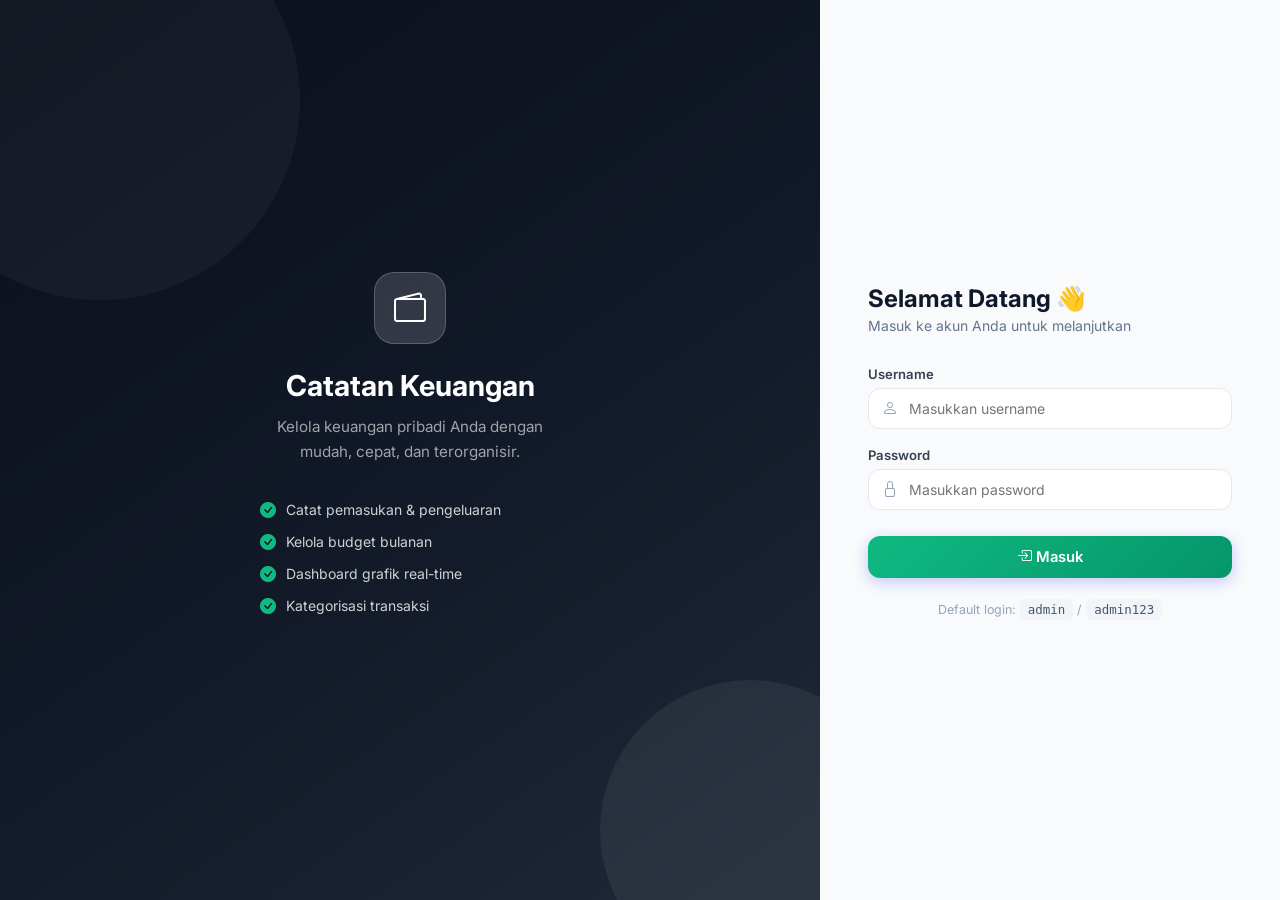
<file: target/classes/static/login.html>
<!DOCTYPE html>
<html lang="id">
<head>
    <meta charset="UTF-8">
    <meta name="viewport" content="width=device-width, initial-scale=1.0">
    <title>Login — Catatan Keuangan</title>
    <link href="https://cdn.jsdelivr.net/npm/bootstrap-icons@1.10.5/font/bootstrap-icons.css" rel="stylesheet">
    <link href="https://fonts.googleapis.com/css2?family=Inter:wght@300;400;500;600;700&display=swap" rel="stylesheet">
    <style>
        * { box-sizing: border-box; margin: 0; padding: 0; }
        body { font-family: 'Inter', sans-serif; min-height: 100vh; display: flex; }

        .left-panel {
            flex: 1;
            background: linear-gradient(145deg, #0a0f1a 0%, #111827 50%, #1f2937 100%);
            display: flex; flex-direction: column;
            justify-content: center; align-items: center;
            padding: 48px;
            position: relative; overflow: hidden;
        }

        .left-panel::before {
            content: '';
            position: absolute; width: 400px; height: 400px;
            border-radius: 50%;
            background: rgba(255,255,255,0.04);
            top: -100px; left: -100px;
        }
        .left-panel::after {
            content: '';
            position: absolute; width: 300px; height: 300px;
            border-radius: 50%;
            background: rgba(255,255,255,0.06);
            bottom: -80px; right: -80px;
        }

        .left-content { position: relative; z-index: 1; text-align: center; }

        .brand-icon {
            width: 72px; height: 72px;
            background: rgba(255,255,255,0.15);
            border-radius: 20px;
            display: flex; align-items: center; justify-content: center;
            font-size: 2rem; color: white;
            margin: 0 auto 24px;
            backdrop-filter: blur(10px);
            border: 1px solid rgba(255,255,255,0.2);
        }

        .left-content h2 { color: white; font-weight: 700; font-size: 1.8rem; margin-bottom: 12px; }
        .left-content p  { color: rgba(255,255,255,0.6); font-size: 0.95rem; line-height: 1.6; max-width: 300px; }

        .feature-list { margin-top: 36px; text-align: left; }
        .feature-item {
            display: flex; align-items: center; gap: 10px;
            color: rgba(255,255,255,0.8);
            font-size: 0.875rem;
            margin-bottom: 12px;
        }
        .feature-item i { color: #10b981; font-size: 1rem; }

        .right-panel {
            width: 460px;
            background: #f8fafc;
            display: flex; align-items: center; justify-content: center;
            padding: 48px;
        }

        .login-box { width: 100%; }

        .login-box h3 { font-size: 1.5rem; font-weight: 700; color: #0f172a; margin-bottom: 4px; }
        .login-box p  { color: #64748b; font-size: 0.875rem; margin-bottom: 32px; }

        .form-group { margin-bottom: 18px; }
        .form-group label { display: block; font-size: 0.82rem; font-weight: 600; color: #374151; margin-bottom: 6px; }

        .input-wrap { position: relative; }
        .input-wrap i {
            position: absolute; left: 14px; top: 50%;
            transform: translateY(-50%);
            color: #94a3b8; font-size: 1rem;
        }
        .input-wrap input {
            width: 100%;
            padding: 11px 14px 11px 40px;
            border: 1.5px solid #e2e8f0;
            border-radius: 12px;
            font-family: 'Inter', sans-serif;
            font-size: 0.875rem;
            color: #1e293b;
            background: white;
            transition: border-color 0.2s, box-shadow 0.2s;
            outline: none;
        }
        .input-wrap input:focus {
            border-color: #10b981;
            box-shadow: 0 0 0 3px rgba(16,185,129,0.12);
        }

        .btn-login {
            width: 100%;
            padding: 12px;
            background: linear-gradient(135deg, #10b981, #059669);
            color: white;
            border: none;
            border-radius: 12px;
            font-family: 'Inter', sans-serif;
            font-size: 0.925rem;
            font-weight: 600;
            cursor: pointer;
            transition: all 0.2s;
            box-shadow: 0 4px 14px rgba(99,102,241,0.35);
            margin-top: 8px;
        }
        .btn-login:hover {
            transform: translateY(-1px);
            box-shadow: 0 6px 20px rgba(16,185,129,0.45);
        }

        .alert-box {
            background: #fee2e2; color: #b91c1c;
            border-radius: 10px; padding: 10px 14px;
            font-size: 0.82rem; margin-bottom: 16px;
            display: none;
        }

        .hint { text-align: center; margin-top: 24px; color: #94a3b8; font-size: 0.78rem; }
        .hint span { background: #f1f5f9; padding: 3px 8px; border-radius: 6px; font-family: monospace; color: #475569; }

        @media (max-width: 768px) {
            .left-panel { display: none; }
            .right-panel { width: 100%; }
        }
    </style>
</head>
<body>
    <div class="left-panel">
        <div class="left-content">
            <div class="brand-icon"><i class="bi bi-wallet2"></i></div>
            <h2>Catatan Keuangan</h2>
            <p>Kelola keuangan pribadi Anda dengan mudah, cepat, dan terorganisir.</p>
            <div class="feature-list">
                <div class="feature-item"><i class="bi bi-check-circle-fill"></i> Catat pemasukan & pengeluaran</div>
                <div class="feature-item"><i class="bi bi-check-circle-fill"></i> Kelola budget bulanan</div>
                <div class="feature-item"><i class="bi bi-check-circle-fill"></i> Dashboard grafik real-time</div>
                <div class="feature-item"><i class="bi bi-check-circle-fill"></i> Kategorisasi transaksi</div>
            </div>
        </div>
    </div>

    <div class="right-panel">
        <div class="login-box">
            <h3>Selamat Datang 👋</h3>
            <p>Masuk ke akun Anda untuk melanjutkan</p>

            <div class="alert-box" id="alertBox"></div>

            <form id="loginForm">
                <div class="form-group">
                    <label>Username</label>
                    <div class="input-wrap">
                        <i class="bi bi-person"></i>
                        <input type="text" id="username" placeholder="Masukkan username" required>
                    </div>
                </div>
                <div class="form-group">
                    <label>Password</label>
                    <div class="input-wrap">
                        <i class="bi bi-lock"></i>
                        <input type="password" id="password" placeholder="Masukkan password" required>
                    </div>
                </div>
                <button type="submit" class="btn-login">
                    <i class="bi bi-box-arrow-in-right"></i> Masuk
                </button>
            </form>

            <div class="hint">
                Default login: <span>admin</span> / <span>admin123</span>
            </div>
        </div>
    </div>

    <script>
        if (localStorage.getItem('loggedIn') === 'true') location.href = '/index.html';

        document.getElementById('loginForm').addEventListener('submit', async (e) => {
            e.preventDefault();
            const alertBox = document.getElementById('alertBox');
            const btn = e.target.querySelector('button[type=submit]');
            btn.textContent = 'Memuat...';
            btn.disabled = true;
            try {
                const res  = await fetch('/api/auth/login', {
                    method: 'POST',
                    headers: { 'Content-Type': 'application/json' },
                    body: JSON.stringify({
                        username: document.getElementById('username').value,
                        password: document.getElementById('password').value
                    })
                });
                const data = await res.json();
                if (data.success) {
                    localStorage.setItem('loggedIn', 'true');
                    localStorage.setItem('username', data.username);
                    location.href = '/index.html';
                } else {
                    alertBox.textContent = data.message;
                    alertBox.style.display = 'block';
                    btn.innerHTML = '<i class="bi bi-box-arrow-in-right"></i> Masuk';
                    btn.disabled = false;
                }
            } catch {
                alertBox.textContent = 'Server tidak dapat dihubungi. Pastikan aplikasi berjalan.';
                alertBox.style.display = 'block';
                btn.innerHTML = '<i class="bi bi-box-arrow-in-right"></i> Masuk';
                btn.disabled = false;
            }
        });
    </script>
</body>
</html>
</file>
